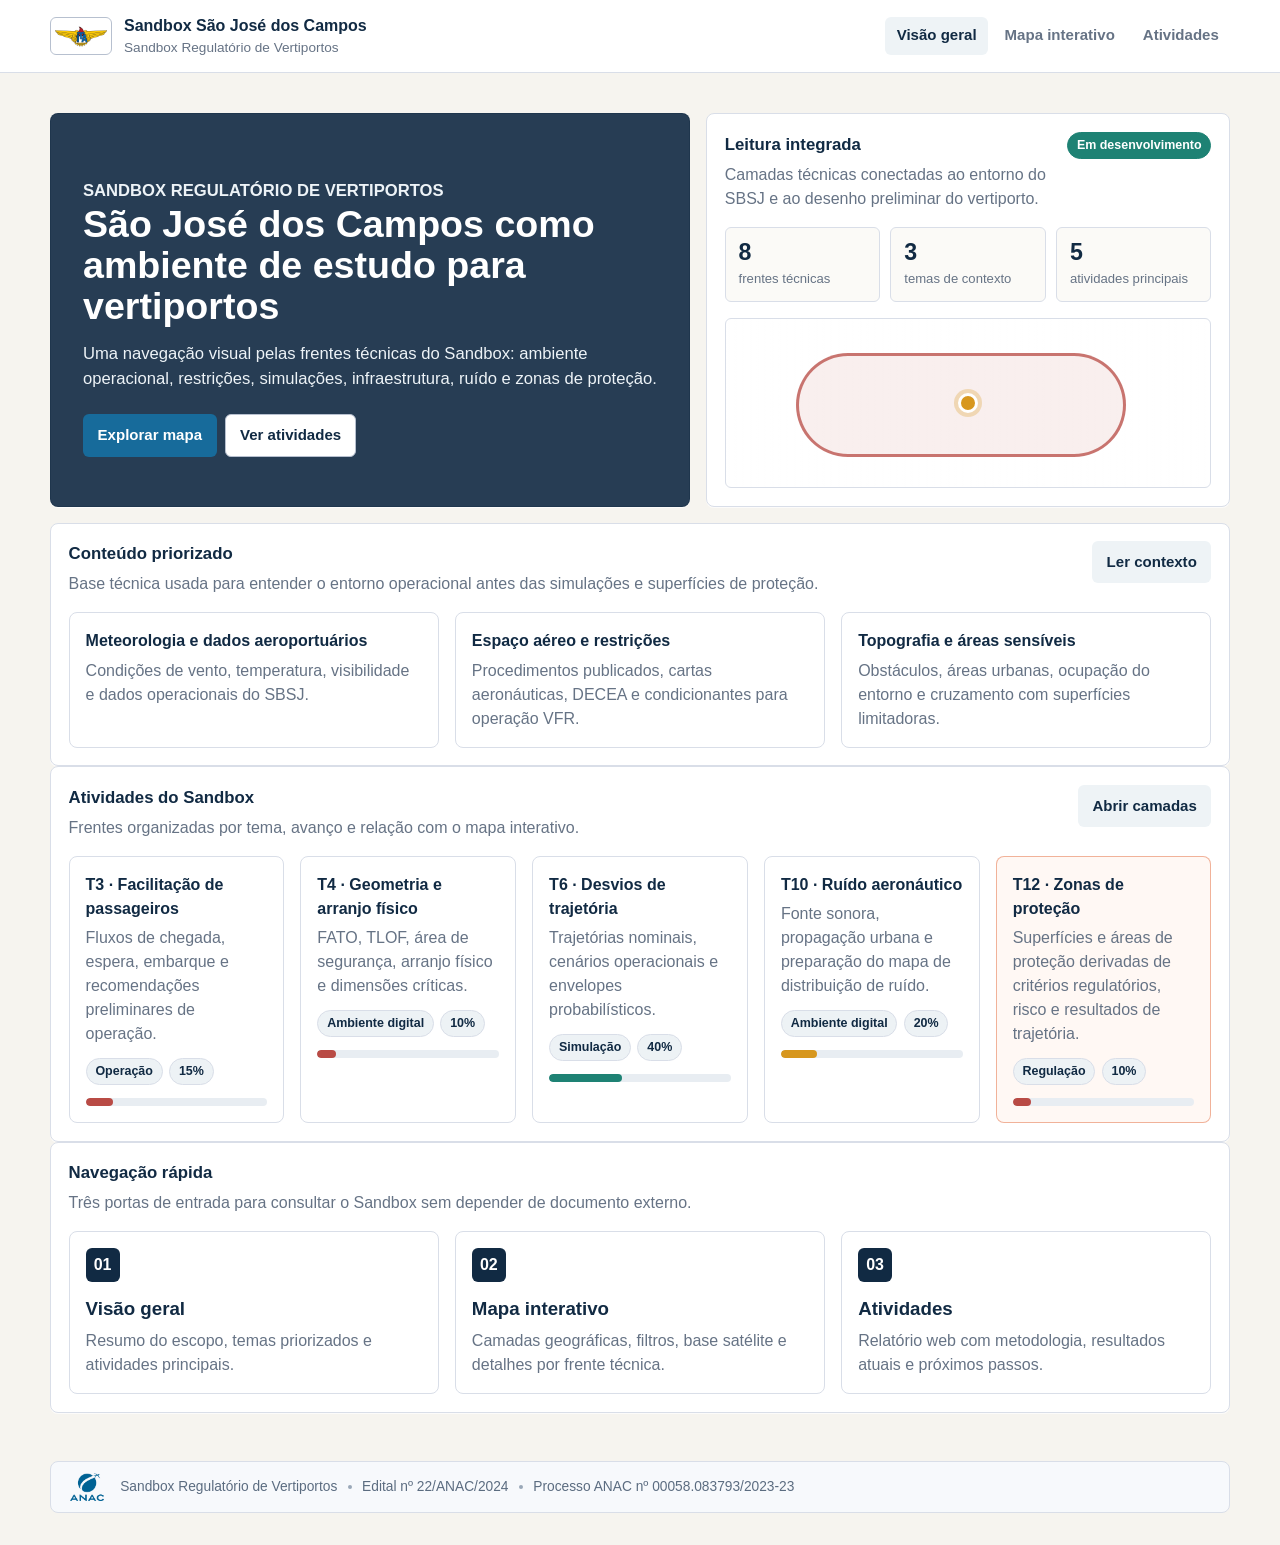
<file: index.html>
<!DOCTYPE html>
<html lang="pt-BR">
  <head>
    <meta charset="UTF-8" />
    <meta name="viewport" content="width=device-width, initial-scale=1.0" />
    <title>Sandbox São José dos Campos | ITA</title>
    <meta
      name="description"
      content="Portal interativo do Sandbox Regulatório de Vertiportos em São José dos Campos."
    />
    <link rel="stylesheet" href="assets/css/styles.css" />
  </head>
  <body>
    <header class="topbar">
      <a class="brand" href="index.html" aria-label="Página inicial">
        <span class="brand-mark logo-mark">
          <img src="assets/img/ita.png" alt="ITA" />
        </span>
        <span class="brand-text">
          <span class="brand-title">Sandbox São José dos Campos</span>
          <span class="brand-subtitle">Sandbox Regulatório de Vertiportos</span>
        </span>
      </a>

      <nav class="site-nav" aria-label="Navegação principal">
        <a href="index.html" aria-current="page">Visão geral</a>
        <a href="mapa.html">Mapa interativo</a>
        <a href="relatorio.html">Atividades</a>
      </nav>
    </header>

    <main class="page-shell">
      <section class="executive-hero">
        <div class="hero-copy">
          <p class="eyebrow">Sandbox Regulatório de Vertiportos</p>
          <h1>São José dos Campos como ambiente de estudo para vertiportos</h1>
          <p>
            Uma navegação visual pelas frentes técnicas do Sandbox: ambiente
            operacional, restrições, simulações, infraestrutura, ruído e zonas
            de proteção.
          </p>
          <div class="hero-actions">
            <a class="button primary" href="mapa.html">Explorar mapa</a>
            <a class="button secondary" href="relatorio.html">Ver atividades</a>
          </div>
        </div>

        <aside class="hero-panel" aria-label="Resumo do Sandbox">
          <div class="panel-heading">
            <div>
              <h2>Leitura integrada</h2>
              <p>Camadas técnicas conectadas ao entorno do SBSJ e ao desenho preliminar do vertiporto.</p>
            </div>
            <span class="status-pill progress">Em desenvolvimento</span>
          </div>

          <div class="metric-grid">
            <div class="metric">
              <strong>8</strong>
              <span>frentes técnicas</span>
            </div>
            <div class="metric">
              <strong>3</strong>
              <span>temas de contexto</span>
            </div>
            <div class="metric">
              <strong>5</strong>
              <span>atividades principais</span>
            </div>
          </div>

          <div class="mini-map" aria-hidden="true"></div>
        </aside>
      </section>

      <section class="surface-panel" aria-labelledby="temas-title">
        <div class="panel-heading">
          <div>
            <h2 id="temas-title">Conteúdo priorizado</h2>
            <p>Base técnica usada para entender o entorno operacional antes das simulações e superfícies de proteção.</p>
          </div>
          <a class="button ghost" href="relatorio.html#contexto">Ler contexto</a>
        </div>

        <div class="topic-grid">
          <a class="topic-card link-card" href="relatorio.html#meteorologia">
            <h3>Meteorologia e dados aeroportuários</h3>
            <p>Condições de vento, temperatura, visibilidade e dados operacionais do SBSJ.</p>
          </a>
          <a class="topic-card link-card" href="relatorio.html#espaco-aereo">
            <h3>Espaço aéreo e restrições</h3>
            <p>Procedimentos publicados, cartas aeronáuticas, DECEA e condicionantes para operação VFR.</p>
          </a>
          <a class="topic-card link-card" href="mapa.html#topografia">
            <h3>Topografia e áreas sensíveis</h3>
            <p>Obstáculos, áreas urbanas, ocupação do entorno e cruzamento com superfícies limitadoras.</p>
          </a>
        </div>
      </section>

      <section class="surface-panel" aria-labelledby="tarefas-title">
        <div class="panel-heading">
          <div>
            <h2 id="tarefas-title">Atividades do Sandbox</h2>
            <p>Frentes organizadas por tema, avanço e relação com o mapa interativo.</p>
          </div>
          <a class="button ghost" href="mapa.html">Abrir camadas</a>
        </div>

        <div class="task-grid">
          <a class="task-card link-card" href="relatorio.html#t3">
            <h3>T3 · Facilitação de passageiros</h3>
            <p>Fluxos de chegada, espera, embarque e recomendações preliminares de operação.</p>
            <div class="task-meta">
              <span class="data-pill">Operação</span>
              <span class="data-pill">15%</span>
            </div>
            <div class="progress-bar low"><span style="width: 15%"></span></div>
          </a>

          <a class="task-card link-card" href="relatorio.html#t4">
            <h3>T4 · Geometria e arranjo físico</h3>
            <p>FATO, TLOF, área de segurança, arranjo físico e dimensões críticas.</p>
            <div class="task-meta">
              <span class="data-pill">Ambiente digital</span>
              <span class="data-pill">10%</span>
            </div>
            <div class="progress-bar low"><span style="width: 10%"></span></div>
          </a>

          <a class="task-card link-card" href="relatorio.html#t6">
            <h3>T6 · Desvios de trajetória</h3>
            <p>Trajetórias nominais, cenários operacionais e envelopes probabilísticos.</p>
            <div class="task-meta">
              <span class="data-pill">Simulação</span>
              <span class="data-pill">40%</span>
            </div>
            <div class="progress-bar"><span style="width: 40%"></span></div>
          </a>

          <a class="task-card link-card" href="relatorio.html#t10">
            <h3>T10 · Ruído aeronáutico</h3>
            <p>Fonte sonora, propagação urbana e preparação do mapa de distribuição de ruído.</p>
            <div class="task-meta">
              <span class="data-pill">Ambiente digital</span>
              <span class="data-pill">20%</span>
            </div>
            <div class="progress-bar warn"><span style="width: 20%"></span></div>
          </a>

          <a class="task-card link-card task-card-featured" href="relatorio.html#t12">
            <h3>T12 · Zonas de proteção</h3>
            <p>Superfícies e áreas de proteção derivadas de critérios regulatórios, risco e resultados de trajetória.</p>
            <div class="task-meta">
              <span class="data-pill">Regulação</span>
              <span class="data-pill">10%</span>
            </div>
            <div class="progress-bar low"><span style="width: 10%"></span></div>
          </a>
        </div>
      </section>

      <section class="surface-panel" aria-labelledby="navegacao-title">
        <div class="panel-heading">
          <div>
            <h2 id="navegacao-title">Navegação rápida</h2>
            <p>Três portas de entrada para consultar o Sandbox sem depender de documento externo.</p>
          </div>
        </div>

        <div class="section-grid">
          <a class="nav-card link-card" href="index.html">
            <span>01</span>
            <h3>Visão geral</h3>
            <p>Resumo do escopo, temas priorizados e atividades principais.</p>
          </a>
          <a class="nav-card link-card" href="mapa.html">
            <span>02</span>
            <h3>Mapa interativo</h3>
            <p>Camadas geográficas, filtros, base satélite e detalhes por frente técnica.</p>
          </a>
          <a class="nav-card link-card" href="relatorio.html">
            <span>03</span>
            <h3>Atividades</h3>
            <p>Relatório web com metodologia, resultados atuais e próximos passos.</p>
          </a>
        </div>
      </section>
    </main>

    <footer class="site-footer institutional-footer">
      <img src="assets/img/anac.png" alt="ANAC" />
      <span>Sandbox Regulatório de Vertiportos</span>
      <span>Edital nº 22/ANAC/2024</span>
      <span>Processo ANAC nº 00058.083793/2023-23</span>
    </footer>
  </body>
</html>
</file>
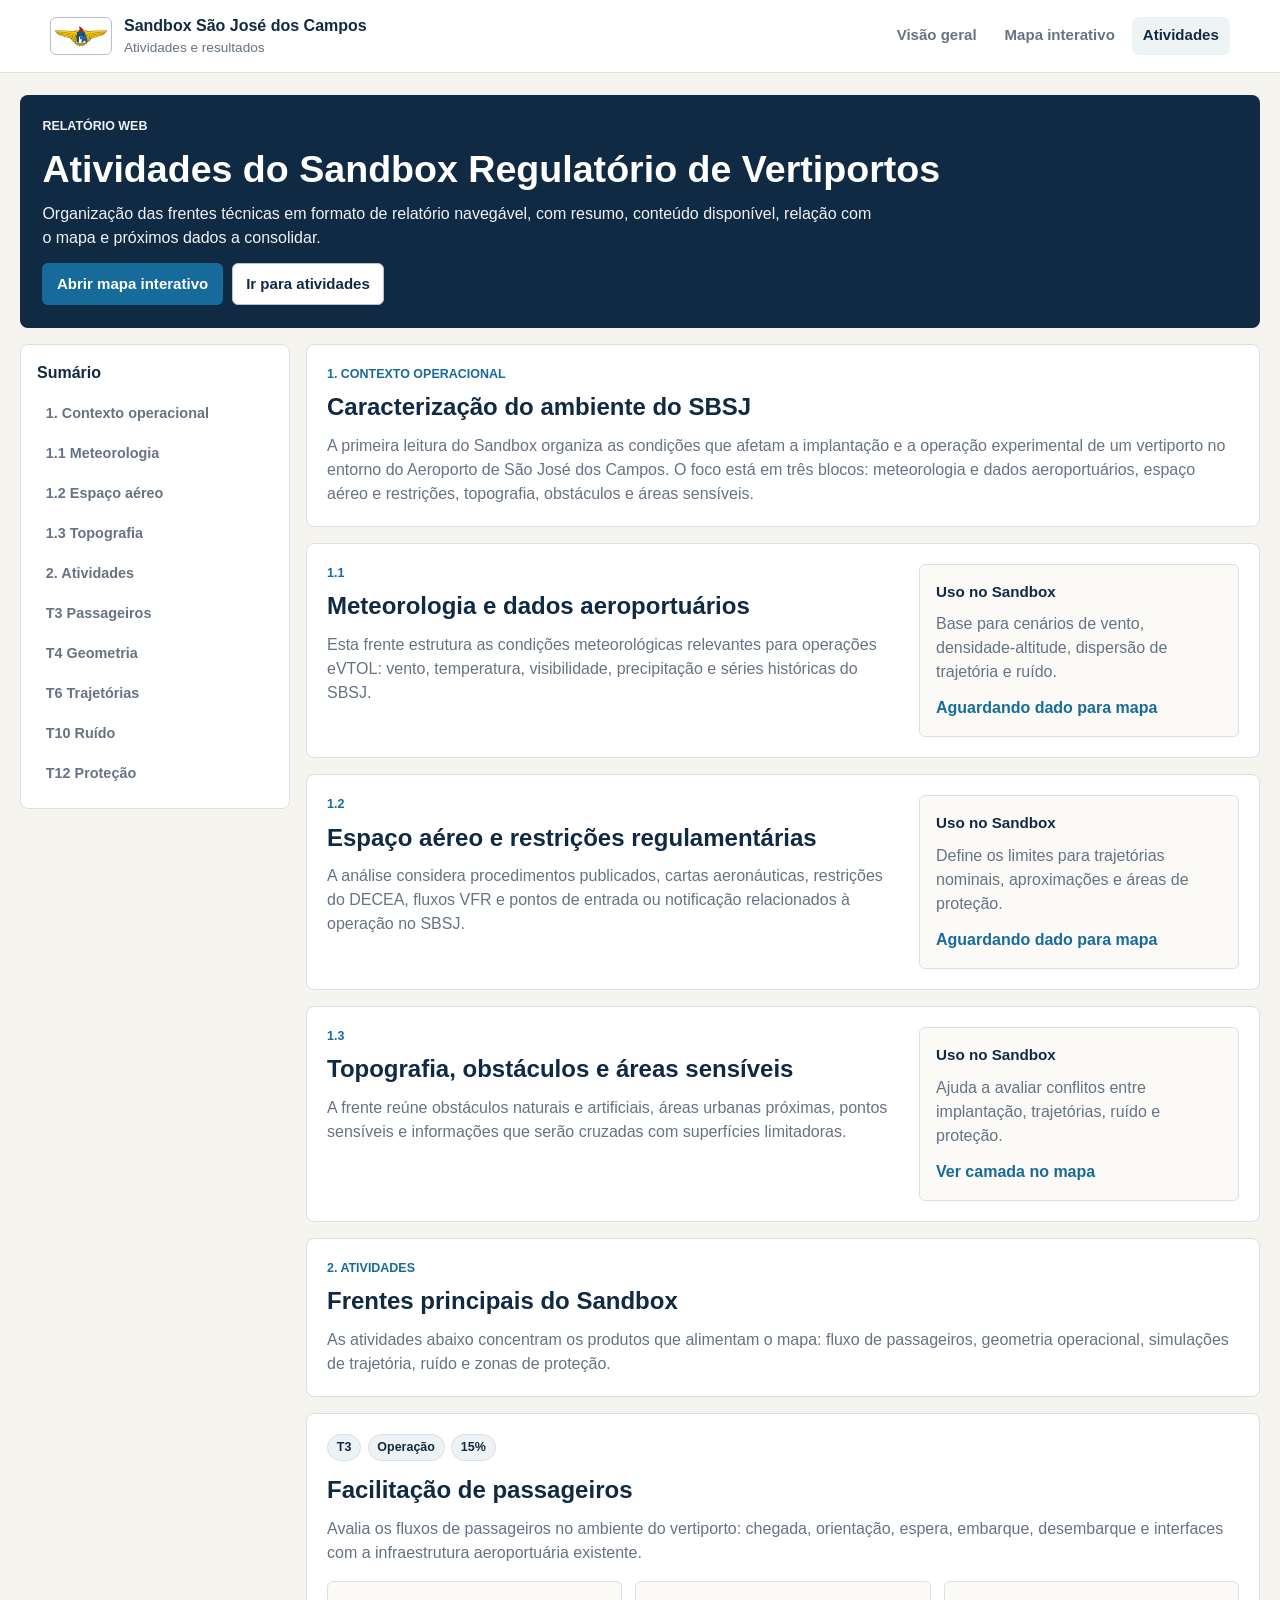
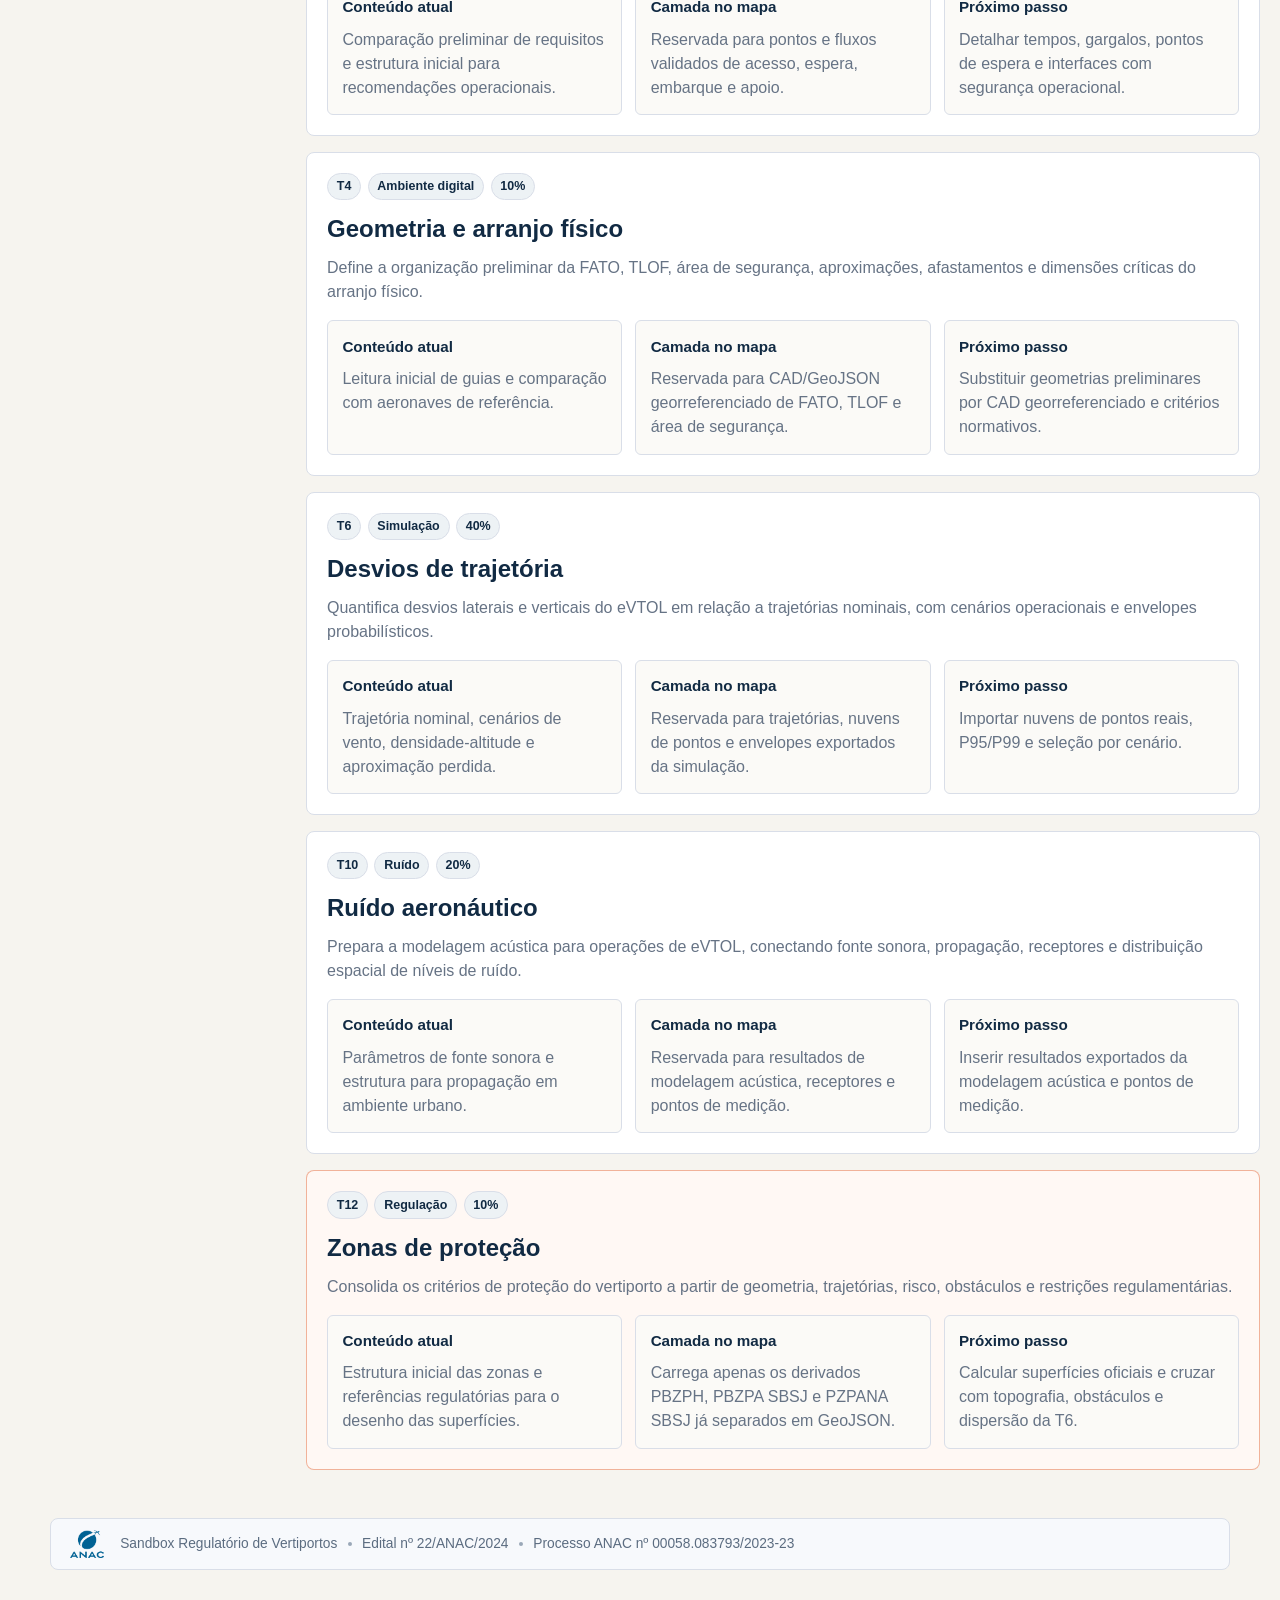
<file: relatorio.html>
<!DOCTYPE html>
<html lang="pt-BR">
  <head>
    <meta charset="UTF-8" />
    <meta name="viewport" content="width=device-width, initial-scale=1.0" />
    <title>Atividades | Sandbox São José dos Campos</title>
    <link rel="stylesheet" href="assets/css/styles.css" />
  </head>
  <body>
    <header class="topbar">
      <a class="brand" href="index.html" aria-label="Página inicial">
        <span class="brand-mark logo-mark">
          <img src="assets/img/ita.png" alt="ITA" />
        </span>
        <span class="brand-text">
          <span class="brand-title">Sandbox São José dos Campos</span>
          <span class="brand-subtitle">Atividades e resultados</span>
        </span>
      </a>

      <nav class="site-nav" aria-label="Navegação principal">
        <a href="index.html">Visão geral</a>
        <a href="mapa.html">Mapa interativo</a>
        <a href="relatorio.html" aria-current="page">Atividades</a>
      </nav>
    </header>

    <main class="page-shell report-page">
      <section class="report-hero">
        <p class="eyebrow">Relatório web</p>
        <h1>Atividades do Sandbox Regulatório de Vertiportos</h1>
        <p>
          Organização das frentes técnicas em formato de relatório navegável,
          com resumo, conteúdo disponível, relação com o mapa e próximos dados
          a consolidar.
        </p>
        <div class="action-row">
          <a class="button primary" href="mapa.html">Abrir mapa interativo</a>
          <a class="button secondary" href="#atividades">Ir para atividades</a>
        </div>
      </section>

      <section class="report-reader">
        <aside class="report-nav" aria-label="Sumário do relatório">
          <h2>Sumário</h2>
          <a href="#contexto">1. Contexto operacional</a>
          <a href="#meteorologia">1.1 Meteorologia</a>
          <a href="#espaco-aereo">1.2 Espaço aéreo</a>
          <a href="#topografia">1.3 Topografia</a>
          <a href="#atividades">2. Atividades</a>
          <a href="#t3">T3 Passageiros</a>
          <a href="#t4">T4 Geometria</a>
          <a href="#t6">T6 Trajetórias</a>
          <a href="#t10">T10 Ruído</a>
          <a href="#t12">T12 Proteção</a>
        </aside>

        <article class="report-document">
          <section id="contexto" class="report-section">
            <p class="section-kicker">1. Contexto operacional</p>
            <h2>Caracterização do ambiente do SBSJ</h2>
            <p>
              A primeira leitura do Sandbox organiza as condições que afetam a
              implantação e a operação experimental de um vertiporto no entorno
              do Aeroporto de São José dos Campos. O foco está em três blocos:
              meteorologia e dados aeroportuários, espaço aéreo e restrições,
              topografia, obstáculos e áreas sensíveis.
            </p>
          </section>

          <section id="meteorologia" class="report-section report-split">
            <div>
              <p class="section-kicker">1.1</p>
              <h2>Meteorologia e dados aeroportuários</h2>
              <p>
                Esta frente estrutura as condições meteorológicas relevantes
                para operações eVTOL: vento, temperatura, visibilidade,
                precipitação e séries históricas do SBSJ.
              </p>
            </div>
            <div class="report-note">
              <h3>Uso no Sandbox</h3>
              <p>Base para cenários de vento, densidade-altitude, dispersão de trajetória e ruído.</p>
              <a href="#atividades">Aguardando dado para mapa</a>
            </div>
          </section>

          <section id="espaco-aereo" class="report-section report-split">
            <div>
              <p class="section-kicker">1.2</p>
              <h2>Espaço aéreo e restrições regulamentárias</h2>
              <p>
                A análise considera procedimentos publicados, cartas
                aeronáuticas, restrições do DECEA, fluxos VFR e pontos de
                entrada ou notificação relacionados à operação no SBSJ.
              </p>
            </div>
            <div class="report-note">
              <h3>Uso no Sandbox</h3>
              <p>Define os limites para trajetórias nominais, aproximações e áreas de proteção.</p>
              <a href="#atividades">Aguardando dado para mapa</a>
            </div>
          </section>

          <section id="topografia" class="report-section report-split">
            <div>
              <p class="section-kicker">1.3</p>
              <h2>Topografia, obstáculos e áreas sensíveis</h2>
              <p>
                A frente reúne obstáculos naturais e artificiais, áreas urbanas
                próximas, pontos sensíveis e informações que serão cruzadas com
                superfícies limitadoras.
              </p>
            </div>
            <div class="report-note">
              <h3>Uso no Sandbox</h3>
              <p>Ajuda a avaliar conflitos entre implantação, trajetórias, ruído e proteção.</p>
              <a href="mapa.html#topografia">Ver camada no mapa</a>
            </div>
          </section>

          <section id="atividades" class="report-section">
            <p class="section-kicker">2. Atividades</p>
            <h2>Frentes principais do Sandbox</h2>
            <p>
              As atividades abaixo concentram os produtos que alimentam o mapa:
              fluxo de passageiros, geometria operacional, simulações de
              trajetória, ruído e zonas de proteção.
            </p>
          </section>

          <section id="t3" class="activity-report-card">
            <div class="activity-report-header">
              <span class="data-pill">T3</span>
              <span class="data-pill">Operação</span>
              <span class="data-pill">15%</span>
            </div>
            <h2>Facilitação de passageiros</h2>
            <p>
              Avalia os fluxos de passageiros no ambiente do vertiporto:
              chegada, orientação, espera, embarque, desembarque e interfaces
              com a infraestrutura aeroportuária existente.
            </p>
            <div class="report-columns">
              <div>
                <h3>Conteúdo atual</h3>
                <p>Comparação preliminar de requisitos e estrutura inicial para recomendações operacionais.</p>
              </div>
              <div>
                <h3>Camada no mapa</h3>
                <p>Reservada para pontos e fluxos validados de acesso, espera, embarque e apoio.</p>
              </div>
              <div>
                <h3>Próximo passo</h3>
                <p>Detalhar tempos, gargalos, pontos de espera e interfaces com segurança operacional.</p>
              </div>
            </div>
          </section>

          <section id="t4" class="activity-report-card">
            <div class="activity-report-header">
              <span class="data-pill">T4</span>
              <span class="data-pill">Ambiente digital</span>
              <span class="data-pill">10%</span>
            </div>
            <h2>Geometria e arranjo físico</h2>
            <p>
              Define a organização preliminar da FATO, TLOF, área de segurança,
              aproximações, afastamentos e dimensões críticas do arranjo físico.
            </p>
            <div class="report-columns">
              <div>
                <h3>Conteúdo atual</h3>
                <p>Leitura inicial de guias e comparação com aeronaves de referência.</p>
              </div>
              <div>
                <h3>Camada no mapa</h3>
                <p>Reservada para CAD/GeoJSON georreferenciado de FATO, TLOF e área de segurança.</p>
              </div>
              <div>
                <h3>Próximo passo</h3>
                <p>Substituir geometrias preliminares por CAD georreferenciado e critérios normativos.</p>
              </div>
            </div>
          </section>

          <section id="t6" class="activity-report-card">
            <div class="activity-report-header">
              <span class="data-pill">T6</span>
              <span class="data-pill">Simulação</span>
              <span class="data-pill">40%</span>
            </div>
            <h2>Desvios de trajetória</h2>
            <p>
              Quantifica desvios laterais e verticais do eVTOL em relação a
              trajetórias nominais, com cenários operacionais e envelopes
              probabilísticos.
            </p>
            <div class="report-columns">
              <div>
                <h3>Conteúdo atual</h3>
                <p>Trajetória nominal, cenários de vento, densidade-altitude e aproximação perdida.</p>
              </div>
              <div>
                <h3>Camada no mapa</h3>
                <p>Reservada para trajetórias, nuvens de pontos e envelopes exportados da simulação.</p>
              </div>
              <div>
                <h3>Próximo passo</h3>
                <p>Importar nuvens de pontos reais, P95/P99 e seleção por cenário.</p>
              </div>
            </div>
          </section>

          <section id="t10" class="activity-report-card">
            <div class="activity-report-header">
              <span class="data-pill">T10</span>
              <span class="data-pill">Ruído</span>
              <span class="data-pill">20%</span>
            </div>
            <h2>Ruído aeronáutico</h2>
            <p>
              Prepara a modelagem acústica para operações de eVTOL, conectando
              fonte sonora, propagação, receptores e distribuição espacial de
              níveis de ruído.
            </p>
            <div class="report-columns">
              <div>
                <h3>Conteúdo atual</h3>
                <p>Parâmetros de fonte sonora e estrutura para propagação em ambiente urbano.</p>
              </div>
              <div>
                <h3>Camada no mapa</h3>
                <p>Reservada para resultados de modelagem acústica, receptores e pontos de medição.</p>
              </div>
              <div>
                <h3>Próximo passo</h3>
                <p>Inserir resultados exportados da modelagem acústica e pontos de medição.</p>
              </div>
            </div>
          </section>

          <section id="t12" class="activity-report-card featured-report-card">
            <div class="activity-report-header">
              <span class="data-pill">T12</span>
              <span class="data-pill">Regulação</span>
              <span class="data-pill">10%</span>
            </div>
            <h2>Zonas de proteção</h2>
            <p>
              Consolida os critérios de proteção do vertiporto a partir de
              geometria, trajetórias, risco, obstáculos e restrições
              regulamentárias.
            </p>
            <div class="report-columns">
              <div>
                <h3>Conteúdo atual</h3>
                <p>Estrutura inicial das zonas e referências regulatórias para o desenho das superfícies.</p>
              </div>
              <div>
                <h3>Camada no mapa</h3>
                <p>Carrega apenas os derivados PBZPH, PBZPA SBSJ e PZPANA SBSJ já separados em GeoJSON.</p>
              </div>
              <div>
                <h3>Próximo passo</h3>
                <p>Calcular superfícies oficiais e cruzar com topografia, obstáculos e dispersão da T6.</p>
              </div>
            </div>
          </section>
        </article>
      </section>
    </main>

    <footer class="site-footer institutional-footer">
      <img src="assets/img/anac.png" alt="ANAC" />
      <span>Sandbox Regulatório de Vertiportos</span>
      <span>Edital nº 22/ANAC/2024</span>
      <span>Processo ANAC nº 00058.083793/2023-23</span>
    </footer>
  </body>
</html>
</file>
<file: assets/css/styles.css>
:root {
  --paper: #f6f4ef;
  --surface: #ffffff;
  --surface-soft: #fbfaf7;
  --ink: #17202c;
  --muted: #667385;
  --navy: #112a43;
  --blue: #176b9b;
  --teal: #1e8274;
  --amber: #d7971e;
  --red: #b94b45;
  --green: #4f7d3f;
  --line: #d9dee8;
  --line-strong: #b7c0cf;
  --shadow: 0 18px 42px rgba(20, 32, 45, 0.11);
  --radius: 8px;
  --radius-sm: 6px;
  --content: 1180px;
}

* {
  box-sizing: border-box;
}

html {
  min-height: 100%;
}

body {
  margin: 0;
  min-height: 100%;
  font-family: Arial, Helvetica, sans-serif;
  color: var(--ink);
  background: var(--paper);
  line-height: 1.5;
  letter-spacing: 0;
}

body.map-page {
  overflow-x: hidden;
}

a {
  color: inherit;
}

p,
h1,
h2,
h3 {
  overflow-wrap: anywhere;
}

.topbar {
  position: sticky;
  top: 0;
  z-index: 600;
  display: flex;
  align-items: center;
  justify-content: space-between;
  gap: 1rem;
  min-height: 70px;
  padding: 0.85rem max(1rem, calc((100vw - var(--content)) / 2));
  background: rgba(255, 255, 255, 0.96);
  border-bottom: 1px solid var(--line);
  backdrop-filter: blur(10px);
}

.brand {
  display: inline-flex;
  align-items: center;
  gap: 0.75rem;
  min-width: 0;
  text-decoration: none;
}

.brand-mark {
  display: grid;
  place-items: center;
  width: 42px;
  height: 42px;
  flex: 0 0 auto;
  border: 1px solid var(--line-strong);
  border-radius: var(--radius-sm);
  color: #ffffff;
  background: var(--navy);
  font-weight: 800;
}

.brand-mark.logo-mark {
  width: 62px;
  height: 38px;
  padding: 0.25rem;
  overflow: hidden;
  background: #ffffff;
}

.brand-mark.logo-mark img {
  display: block;
  width: 100%;
  height: 100%;
  object-fit: contain;
}

.brand-text {
  display: grid;
  min-width: 0;
}

.brand-title {
  font-weight: 800;
  color: var(--navy);
  white-space: nowrap;
}

.brand-subtitle {
  color: var(--muted);
  font-size: 0.85rem;
  white-space: nowrap;
}

.site-nav {
  display: flex;
  align-items: center;
  justify-content: flex-end;
  gap: 0.35rem;
  min-width: 0;
}

.site-nav a {
  min-height: 38px;
  padding: 0.45rem 0.7rem;
  border-radius: var(--radius-sm);
  color: var(--muted);
  font-size: 0.94rem;
  font-weight: 700;
  text-decoration: none;
  white-space: nowrap;
}

.site-nav a:hover,
.site-nav a[aria-current="page"] {
  color: var(--navy);
  background: #eef3f6;
}

.link-card {
  color: inherit;
  text-decoration: none;
  transition: transform 160ms ease, border-color 160ms ease, box-shadow 160ms ease;
}

.link-card:hover {
  border-color: var(--blue);
  box-shadow: 0 12px 28px rgba(20, 32, 45, 0.1);
  transform: translateY(-2px);
}

.page-shell {
  width: min(var(--content), calc(100% - 2rem));
  margin: 0 auto;
  padding: 1.4rem 0 3rem;
}

.page-shell.narrow {
  width: min(980px, calc(100% - 2rem));
}

.executive-hero {
  display: grid;
  grid-template-columns: minmax(0, 1.1fr) minmax(320px, 0.9fr);
  gap: 1rem;
  align-items: stretch;
  padding: 1.15rem 0 1rem;
}

.hero-copy,
.hero-panel,
.surface-panel,
.map-sidebar,
.map-details,
.form-section,
.pdf-panel,
.report-summary,
.task-card,
.topic-card,
.timeline-card {
  background: var(--surface);
  border: 1px solid var(--line);
  border-radius: var(--radius);
  box-shadow: 0 1px 0 rgba(255, 255, 255, 0.7);
}

.hero-copy {
  display: grid;
  align-content: center;
  min-height: 360px;
  padding: 2rem;
  color: #ffffff;
  background-color: rgba(17, 42, 67, 0.9);
  background-image: url("https://tile.openstreetmap.org/13/3054/4658.png");
  background-blend-mode: multiply;
  background-size: cover;
  background-position: center;
  border-color: rgba(17, 42, 67, 0.35);
}

.eyebrow {
  margin: 0 0 0.8rem;
  color: #dce7ef;
  font-size: 0.78rem;
  font-weight: 800;
  text-transform: uppercase;
}

.hero-copy h1,
.page-intro h1,
.map-title h1,
.report-hero h1 {
  margin: 0;
  color: inherit;
  font-size: 2.35rem;
  line-height: 1.08;
}

.hero-copy p {
  max-width: 680px;
  margin: 1rem 0 0;
  color: #edf3f7;
  font-size: 1.04rem;
}

.hero-actions,
.action-row,
.toolbar-actions {
  display: flex;
  flex-wrap: wrap;
  gap: 0.55rem;
  align-items: center;
}

.hero-actions {
  margin-top: 1.4rem;
}

.button,
button {
  display: inline-flex;
  align-items: center;
  justify-content: center;
  min-height: 38px;
  padding: 0.55rem 0.85rem;
  border: 1px solid transparent;
  border-radius: var(--radius-sm);
  font: inherit;
  font-size: 0.94rem;
  font-weight: 800;
  text-decoration: none;
  cursor: pointer;
}

.button.primary,
button.primary {
  color: #ffffff;
  background: var(--blue);
}

.button.secondary,
button.secondary {
  color: var(--navy);
  background: #ffffff;
  border-color: var(--line-strong);
}

.button.ghost,
button.ghost {
  color: var(--navy);
  background: #eef3f6;
}

.button:hover,
button:hover {
  filter: brightness(0.97);
}

.hero-panel {
  display: grid;
  gap: 1rem;
  padding: 1.1rem;
}

.panel-heading {
  display: flex;
  align-items: flex-start;
  justify-content: space-between;
  gap: 1rem;
}

.panel-heading h2,
.surface-panel h2,
.map-sidebar h2,
.map-details h2,
.form-section h2,
.pdf-panel h2,
.report-summary h2 {
  margin: 0;
  color: var(--navy);
  font-size: 1.05rem;
}

.panel-heading p,
.surface-panel p,
.topic-card p,
.task-card p,
.timeline-card p,
.report-summary p,
.form-section p {
  margin: 0.35rem 0 0;
  color: var(--muted);
}

.status-pill,
.data-pill {
  display: inline-flex;
  align-items: center;
  min-height: 26px;
  padding: 0.2rem 0.55rem;
  border-radius: 999px;
  color: var(--navy);
  background: #edf2f5;
  border: 1px solid var(--line);
  font-size: 0.78rem;
  font-weight: 800;
  white-space: nowrap;
}

.status-pill.progress {
  color: #ffffff;
  background: var(--teal);
  border-color: var(--teal);
}

.metric-grid {
  display: grid;
  grid-template-columns: repeat(3, 1fr);
  gap: 0.65rem;
}

.metric {
  min-width: 0;
  padding: 0.8rem;
  border: 1px solid var(--line);
  border-radius: var(--radius-sm);
  background: var(--surface-soft);
}

.metric strong {
  display: block;
  color: var(--navy);
  font-size: 1.45rem;
  line-height: 1;
}

.metric span {
  display: block;
  margin-top: 0.3rem;
  color: var(--muted);
  font-size: 0.82rem;
}

.mini-map {
  position: relative;
  min-height: 170px;
  overflow: hidden;
  border: 1px solid var(--line);
  border-radius: var(--radius-sm);
  background:
    linear-gradient(90deg, rgba(255, 255, 255, 0.78), rgba(255, 255, 255, 0.52)),
    url("https://tile.openstreetmap.org/12/1527/2329.png");
  background-size: cover;
  background-position: center;
}

.mini-map::before,
.mini-map::after {
  position: absolute;
  content: "";
  border-radius: 999px;
}

.mini-map::before {
  inset: 34px 84px 30px 70px;
  border: 3px solid rgba(185, 75, 69, 0.75);
  background: rgba(185, 75, 69, 0.09);
}

.mini-map::after {
  width: 14px;
  height: 14px;
  left: 50%;
  top: 50%;
  background: var(--amber);
  border: 3px solid #ffffff;
  box-shadow: 0 0 0 4px rgba(215, 151, 30, 0.28);
  transform: translate(-50%, -50%);
}

.surface-panel {
  padding: 1.1rem;
}

.section-grid,
.topic-grid,
.task-grid,
.timeline-grid {
  display: grid;
  gap: 1rem;
}

.section-grid {
  grid-template-columns: repeat(3, minmax(0, 1fr));
  margin-top: 1rem;
}

.topic-grid {
  grid-template-columns: repeat(3, minmax(0, 1fr));
  margin-top: 1rem;
}

.topic-grid.two-items {
  grid-template-columns: repeat(2, minmax(0, 1fr));
}

.task-grid {
  grid-template-columns: repeat(auto-fit, minmax(210px, 1fr));
  margin-top: 1rem;
}

.timeline-grid {
  grid-template-columns: repeat(5, minmax(0, 1fr));
  margin-top: 1rem;
}

.nav-card {
  min-height: 160px;
  padding: 1rem;
  background: var(--surface);
  border: 1px solid var(--line);
  border-radius: var(--radius);
}

.nav-card span {
  display: inline-grid;
  place-items: center;
  width: 34px;
  height: 34px;
  margin-bottom: 0.8rem;
  border-radius: var(--radius-sm);
  color: #ffffff;
  background: var(--navy);
  font-weight: 800;
}

.nav-card h3 {
  margin: 0;
  color: var(--navy);
}

.nav-card p {
  margin: 0.4rem 0 0;
  color: var(--muted);
}

.topic-card,
.task-card,
.timeline-card {
  padding: 1rem;
}

.task-card-featured {
  border-color: rgba(224, 91, 42, 0.45);
  background: #fff8f4;
}

.topic-card h3,
.task-card h3,
.timeline-card h3 {
  margin: 0;
  color: var(--navy);
  font-size: 1rem;
}

.task-meta {
  display: flex;
  flex-wrap: wrap;
  gap: 0.4rem;
  margin-top: 0.75rem;
}

.progress-bar {
  height: 8px;
  margin-top: 0.8rem;
  overflow: hidden;
  border-radius: 999px;
  background: #e8edf2;
}

.progress-bar span {
  display: block;
  height: 100%;
  border-radius: inherit;
  background: var(--teal);
}

.progress-bar.warn span {
  background: var(--amber);
}

.progress-bar.low span {
  background: var(--red);
}

.map-shell {
  display: grid;
  gap: 0.9rem;
  width: min(1640px, calc(100% - 1.2rem));
  margin: 0 auto;
  padding: 0.9rem 0 1.2rem;
}

.map-toolbar {
  display: flex;
  align-items: center;
  justify-content: space-between;
  gap: 1rem;
  padding: 0.8rem 0.9rem;
  background: var(--surface);
  border: 1px solid var(--line);
  border-radius: var(--radius);
}

.map-title h1 {
  font-size: 1.35rem;
}

.map-title p {
  margin: 0.15rem 0 0;
  color: var(--muted);
  font-size: 0.92rem;
}

.map-workspace {
  display: grid;
  grid-template-columns: 430px minmax(0, 1fr);
  gap: 0.8rem;
  align-items: stretch;
}

.map-sidebar,
.map-details {
  min-height: 0;
  padding: 0.95rem;
}

.map-main {
  display: grid;
  gap: 0.8rem;
  min-width: 0;
}

.map-stage {
  position: relative;
  min-width: 0;
  min-height: 620px;
  overflow: hidden;
  border: 1px solid var(--line-strong);
  border-radius: var(--radius);
  background: #dbe3e9;
  box-shadow: var(--shadow);
}

#map {
  width: 100%;
  height: calc(100vh - 210px);
  min-height: 620px;
  background: #dbe3e9;
}

.map-legend {
  position: absolute;
  left: 0.75rem;
  bottom: 0.75rem;
  z-index: 450;
  width: min(280px, calc(100% - 1.5rem));
  max-height: min(42%, 320px);
  overflow: auto;
  padding: 0.65rem;
  border: 1px solid rgba(17, 42, 67, 0.16);
  border-radius: var(--radius-sm);
  color: var(--navy);
  background: rgba(255, 255, 255, 0.94);
  box-shadow: 0 14px 34px rgba(17, 42, 67, 0.16);
}

.legend-title {
  margin-bottom: 0.45rem;
  font-size: 0.78rem;
  font-weight: 800;
  text-transform: uppercase;
}

.legend-list {
  display: grid;
  gap: 0.35rem;
}

.legend-item {
  display: grid;
  grid-template-columns: 22px minmax(0, 1fr);
  gap: 0.45rem;
  align-items: center;
  color: var(--muted);
  font-size: 0.78rem;
  font-weight: 750;
}

.legend-swatch {
  width: 14px;
  height: 14px;
  border: 1px solid rgba(17, 42, 67, 0.18);
  border-radius: 4px;
}

.leaflet-control-scale-line {
  border-color: rgba(17, 42, 67, 0.72);
  color: var(--navy);
  background: rgba(255, 255, 255, 0.9);
  font-weight: 800;
}

.map-control-panel {
  position: absolute;
  top: 0.75rem;
  right: 0.75rem;
  z-index: 500;
  display: flex;
  align-items: center;
  gap: 0.45rem;
  max-width: calc(100% - 1.5rem);
}

.map-base-toggle {
  display: inline-flex;
  overflow: hidden;
  border: 1px solid rgba(17, 42, 67, 0.18);
  border-radius: var(--radius-sm);
  background: rgba(255, 255, 255, 0.96);
  box-shadow: 0 10px 24px rgba(17, 42, 67, 0.12);
}

.map-base-toggle button,
.map-fullscreen-button {
  min-height: 32px;
  padding: 0.25rem 0.65rem;
  color: var(--navy);
  background: rgba(255, 255, 255, 0.96);
  border: 0;
  border-radius: 0;
  font-size: 0.78rem;
  font-weight: 900;
}

.map-base-toggle button + button {
  border-left: 1px solid rgba(17, 42, 67, 0.12);
}

.map-base-toggle button.is-active {
  color: #ffffff;
  background: var(--blue);
}

.map-fullscreen-button {
  border: 1px solid rgba(17, 42, 67, 0.18);
  border-radius: var(--radius-sm);
  box-shadow: 0 10px 24px rgba(17, 42, 67, 0.12);
}

.map-stage:fullscreen {
  width: 100vw;
  height: 100vh;
  min-height: 100vh;
  border: 0;
  border-radius: 0;
}

.map-stage:fullscreen #map {
  height: 100vh;
  min-height: 100vh;
}

.map-stage:fullscreen .map-legend {
  left: 1rem;
  bottom: 1rem;
  max-height: 46vh;
}

.filter-bar {
  display: grid;
  grid-template-columns: repeat(2, minmax(0, 1fr));
  gap: 0.4rem;
  margin: 0.9rem 0;
}

.filter-bar button {
  width: 100%;
  min-height: 34px;
  padding: 0.35rem 0.5rem;
  color: var(--muted);
  background: #f2f5f8;
  border-color: var(--line);
  font-size: 0.82rem;
}

.filter-bar button.is-active {
  color: #ffffff;
  background: var(--navy);
  border-color: var(--navy);
}

.layer-list {
  display: grid;
  gap: 0.55rem;
  max-height: none;
  min-height: 0;
  overflow: visible;
  padding-right: 0.2rem;
}

.layer-card {
  display: grid;
  grid-template-columns: 24px minmax(0, 1fr);
  gap: 0.7rem;
  align-items: start;
  padding: 0.72rem;
  border: 1px solid var(--line);
  border-radius: var(--radius-sm);
  background: var(--surface-soft);
}

.layer-card.is-selected {
  border-color: var(--blue);
  box-shadow: inset 4px 0 0 var(--blue);
}

.layer-card input {
  width: 22px;
  height: 22px;
  margin: 0.15rem 0 0;
  accent-color: var(--blue);
}

.layer-card h3 {
  margin: 0;
  color: var(--navy);
  font-size: 1rem;
}

.layer-card p {
  margin: 0.2rem 0 0;
  color: var(--muted);
  font-size: 0.9rem;
}

.layer-color {
  display: inline-block;
  width: 0.8rem;
  height: 0.8rem;
  margin-right: 0.35rem;
  border-radius: 3px;
  vertical-align: -0.1rem;
}

.layer-card button {
  min-height: 30px;
  margin-top: 0.5rem;
  padding: 0.25rem 0.55rem;
  color: var(--navy);
  background: #ffffff;
  border-color: var(--line);
  font-size: 0.78rem;
}

.details-header {
  display: grid;
  gap: 0.45rem;
  padding-bottom: 0.8rem;
  border-bottom: 1px solid var(--line);
}

.details-header h2 {
  font-size: 1.15rem;
}

.details-meta {
  display: flex;
  flex-wrap: wrap;
  gap: 0.35rem;
}

.details-body {
  display: grid;
  grid-template-columns: repeat(3, minmax(0, 1fr));
  gap: 1rem;
  margin-top: 1rem;
}

.details-body button {
  align-self: start;
  grid-column: 1 / -1;
  justify-self: start;
}

.detail-block h3 {
  margin: 0 0 0.4rem;
  color: var(--navy);
  font-size: 0.95rem;
}

.detail-block p,
.detail-block li {
  color: var(--muted);
  font-size: 0.9rem;
}

.detail-block p {
  margin: 0;
}

.detail-block ul {
  display: grid;
  gap: 0.35rem;
  margin: 0;
  padding-left: 1.05rem;
}

.leaflet-popup-content {
  margin: 0.65rem 0.8rem;
  color: var(--ink);
  font-family: Arial, Helvetica, sans-serif;
}

.leaflet-popup-content strong {
  color: var(--navy);
}

.page-intro,
.report-hero {
  display: grid;
  gap: 0.8rem;
  padding: 1.4rem;
  color: #ffffff;
  background: var(--navy);
  border-radius: var(--radius);
}

.page-intro p,
.report-hero p {
  max-width: 840px;
  margin: 0;
  color: #edf3f7;
}

.technical-form {
  display: grid;
  gap: 1rem;
  margin-top: 1rem;
}

.form-grid {
  display: grid;
  grid-template-columns: repeat(2, minmax(0, 1fr));
  gap: 1rem;
}

.form-section {
  display: grid;
  gap: 0.75rem;
  padding: 1rem;
}

fieldset.form-section {
  margin: 0;
}

.field-row {
  display: grid;
  gap: 0.35rem;
}

label,
legend {
  color: var(--navy);
  font-weight: 800;
}

label {
  font-size: 0.9rem;
}

textarea,
input,
select {
  width: 100%;
  border: 1px solid var(--line-strong);
  border-radius: var(--radius-sm);
  color: var(--ink);
  background: #ffffff;
  font: inherit;
}

textarea {
  min-height: 130px;
  padding: 0.65rem;
  resize: vertical;
}

input,
select {
  min-height: 38px;
  padding: 0.45rem 0.55rem;
}

#form-status {
  min-height: 24px;
  margin: 0;
  color: var(--teal);
  font-weight: 800;
}

.report-layout {
  display: grid;
  grid-template-columns: minmax(0, 0.78fr) minmax(420px, 1.22fr);
  gap: 1rem;
  margin-top: 1rem;
}

.report-summary,
.pdf-panel {
  padding: 1rem;
}

.report-list {
  display: grid;
  gap: 0.7rem;
  margin-top: 0.9rem;
}

.report-item {
  padding: 0.8rem;
  border: 1px solid var(--line);
  border-radius: var(--radius-sm);
  background: var(--surface-soft);
}

.report-item h3 {
  margin: 0;
  color: var(--navy);
  font-size: 0.95rem;
}

.report-item p {
  margin: 0.25rem 0 0;
  color: var(--muted);
  font-size: 0.88rem;
}

.pdf-frame {
  width: 100%;
  height: 690px;
  margin-top: 0.9rem;
  border: 1px solid var(--line-strong);
  border-radius: var(--radius-sm);
  background: #ffffff;
}

.report-page {
  width: min(1240px, calc(100% - 2rem));
}

.report-reader {
  display: grid;
  grid-template-columns: 270px minmax(0, 1fr);
  gap: 1rem;
  align-items: start;
  margin-top: 1rem;
}

.report-nav {
  position: sticky;
  top: 88px;
  display: grid;
  gap: 0.25rem;
  padding: 1rem;
  background: var(--surface);
  border: 1px solid var(--line);
  border-radius: var(--radius);
}

.report-nav h2 {
  margin: 0 0 0.45rem;
  color: var(--navy);
  font-size: 1rem;
}

.report-nav a {
  padding: 0.45rem 0.55rem;
  border-radius: var(--radius-sm);
  color: var(--muted);
  font-size: 0.9rem;
  font-weight: 700;
  text-decoration: none;
}

.report-nav a:hover {
  color: var(--navy);
  background: #eef3f6;
}

.report-document {
  display: grid;
  gap: 1rem;
}

.report-section,
.activity-report-card {
  scroll-margin-top: 92px;
  padding: 1.25rem;
  background: var(--surface);
  border: 1px solid var(--line);
  border-radius: var(--radius);
}

.report-section h2,
.activity-report-card h2 {
  margin: 0;
  color: var(--navy);
}

.report-section p,
.activity-report-card p {
  margin: 0.55rem 0 0;
  color: var(--muted);
}

.section-kicker {
  margin: 0 0 0.35rem !important;
  color: var(--blue) !important;
  font-size: 0.78rem;
  font-weight: 800;
  text-transform: uppercase;
}

.report-split {
  display: grid;
  grid-template-columns: minmax(0, 1fr) 320px;
  gap: 1rem;
  align-items: start;
}

.report-note {
  padding: 1rem;
  border: 1px solid var(--line);
  border-radius: var(--radius-sm);
  background: var(--surface-soft);
}

.report-note h3,
.report-columns h3 {
  margin: 0;
  color: var(--navy);
  font-size: 0.95rem;
}

.report-note a {
  display: inline-flex;
  margin-top: 0.75rem;
  color: var(--blue);
  font-weight: 800;
  text-decoration: none;
}

.activity-report-header {
  display: flex;
  flex-wrap: wrap;
  gap: 0.4rem;
  margin-bottom: 0.7rem;
}

.report-columns {
  display: grid;
  grid-template-columns: repeat(3, minmax(0, 1fr));
  gap: 0.8rem;
  margin-top: 1rem;
}

.report-columns > div {
  padding: 0.9rem;
  border: 1px solid var(--line);
  border-radius: var(--radius-sm);
  background: var(--surface-soft);
}

.featured-report-card {
  border-color: rgba(224, 91, 42, 0.45);
  background: #fff8f4;
}

.site-footer {
  width: min(var(--content), calc(100% - 2rem));
  margin: 0 auto 2rem;
  color: var(--muted);
  font-size: 0.86rem;
}

.institutional-footer {
  display: flex;
  flex-wrap: wrap;
  align-items: center;
  gap: 0.65rem;
  min-height: 52px;
  padding: 0.65rem 0.8rem;
  background: #f7f9fc;
  border: 1px solid var(--line);
  border-radius: var(--radius);
}

.institutional-footer img {
  width: 46px;
  height: 28px;
  object-fit: contain;
}

.institutional-footer span {
  display: inline-flex;
  align-items: center;
  min-height: 20px;
  color: #5b6c80;
}

.institutional-footer span + span::before {
  content: "";
  width: 4px;
  height: 4px;
  margin-right: 0.65rem;
  border-radius: 999px;
  background: #9aa8b8;
}

@media (max-width: 1220px) {
  .map-workspace {
    grid-template-columns: 420px minmax(0, 1fr);
  }

  .layer-list {
    max-height: none;
    overflow: visible;
  }

  .task-grid {
    grid-template-columns: repeat(2, minmax(0, 1fr));
  }
}

@media (max-width: 900px) {
  .topbar {
    position: static;
    align-items: flex-start;
    flex-direction: column;
  }

  .site-nav {
    justify-content: flex-start;
    width: 100%;
    overflow-x: auto;
    padding-bottom: 0.1rem;
  }

  .executive-hero,
  .section-grid,
  .topic-grid,
  .topic-grid.two-items,
  .timeline-grid,
  .report-layout,
  .report-reader,
  .report-split,
  .report-columns,
  .form-grid {
    grid-template-columns: 1fr;
  }

  .report-nav {
    position: static;
  }

  .hero-copy {
    min-height: 320px;
    padding: 1.25rem;
  }

  .hero-copy h1,
  .page-intro h1,
  .report-hero h1 {
    font-size: 1.85rem;
  }

  .map-toolbar {
    align-items: stretch;
    flex-direction: column;
  }

  .map-workspace {
    grid-template-columns: 1fr;
  }

  .map-stage,
  #map {
    min-height: 540px;
  }

  #map {
    height: 540px;
  }

  .map-control-panel {
    left: 0.75rem;
    right: 0.75rem;
    align-items: stretch;
    flex-direction: column;
  }

  .map-base-toggle,
  .map-fullscreen-button {
    width: 100%;
  }

  .map-base-toggle button {
    flex: 1;
  }

  .map-legend {
    width: min(250px, calc(100% - 1.5rem));
    max-height: 34%;
  }

  .details-body {
    grid-template-columns: 1fr;
  }

  .layer-list {
    max-height: none;
  }
}

@media (max-width: 560px) {
  .brand-subtitle {
    white-space: normal;
  }

  .metric-grid,
  .task-grid {
    grid-template-columns: 1fr;
  }

  .toolbar-actions .button,
  .toolbar-actions button,
  .hero-actions .button,
  .action-row .button,
  .action-row button {
    width: 100%;
  }

  .filter-bar {
    grid-template-columns: 1fr;
  }
}
</file>
